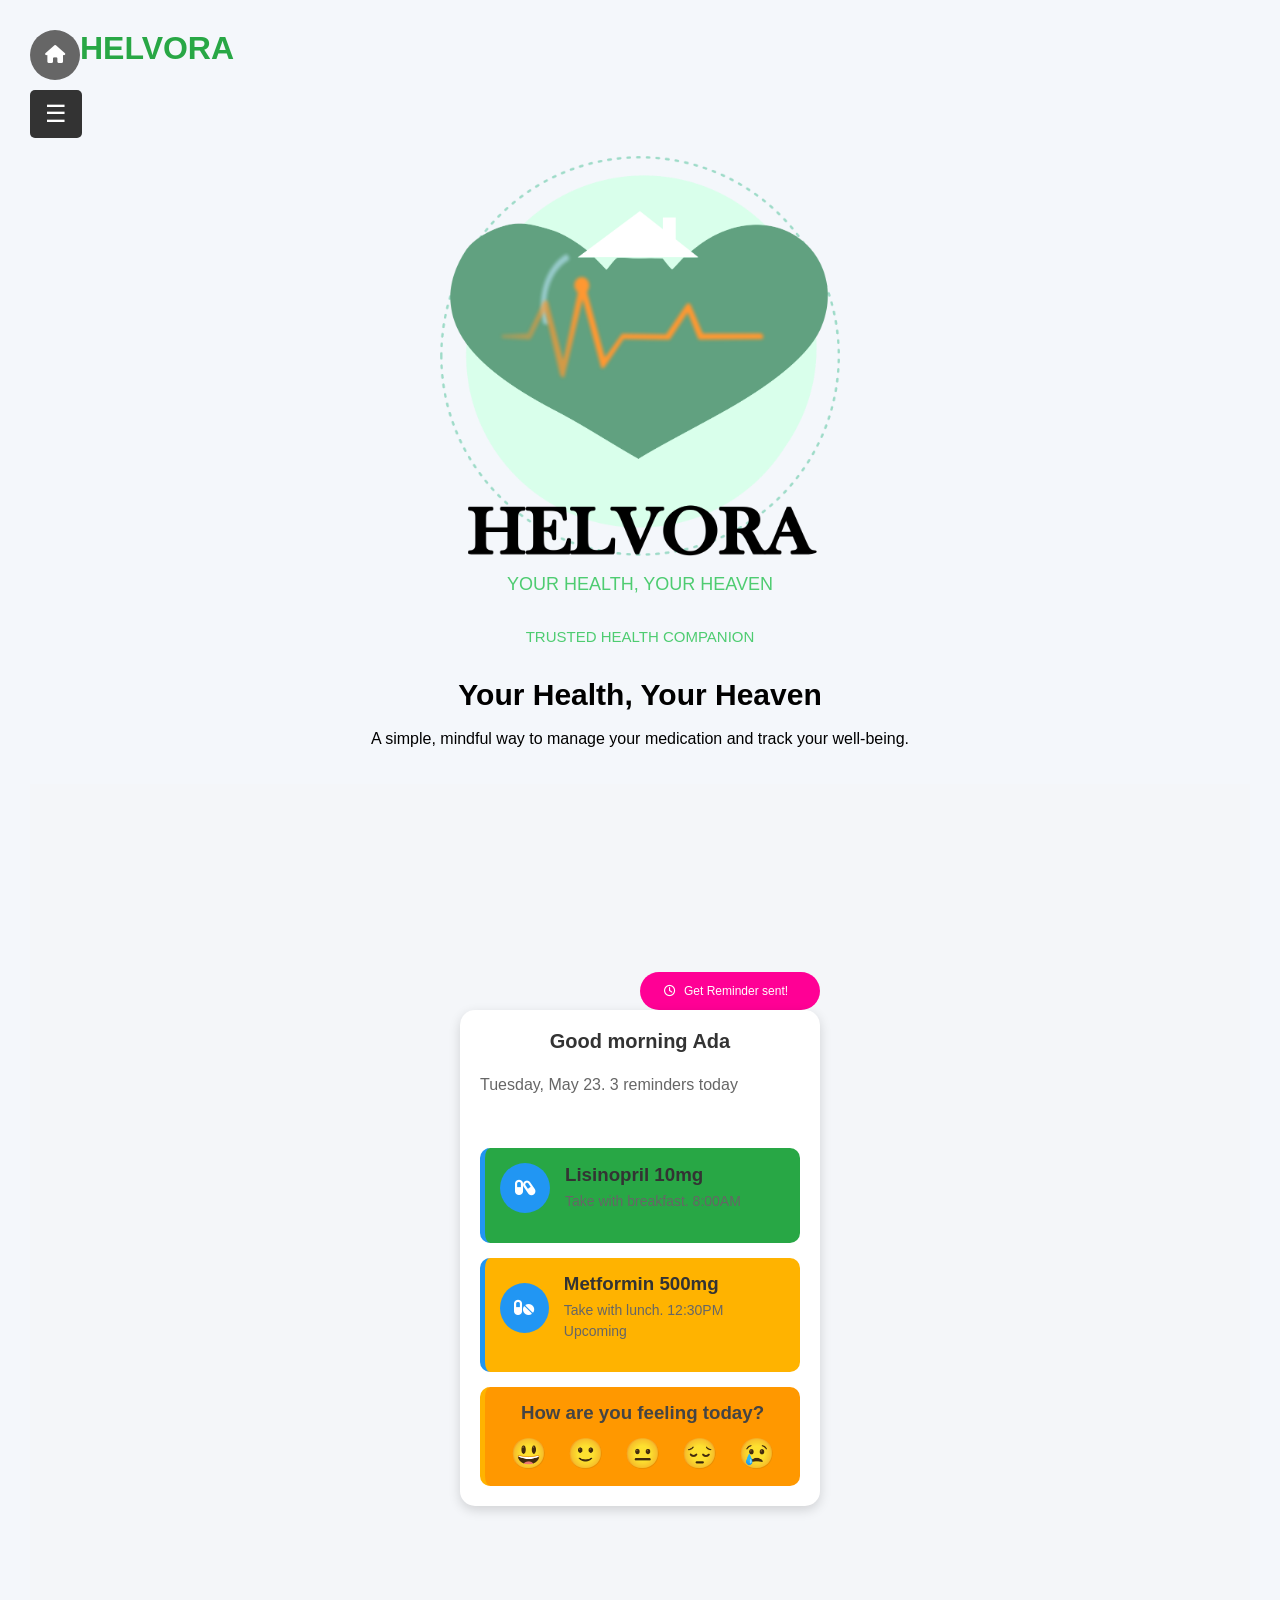
<file: index.html>
<!DOCTYPE html>
<html lang="en">
<head>
<meta charset="UTF-8">
<meta name="viewport" content="width=device-width, initial-scale=1.0">
<title>HELVORA HEALTH</title>
<link rel="stylesheet" href="style.css">

<link rel="stylesheet" href="https://cdnjs.cloudflare.com/ajax/libs/font-awesome/6.5.1/css/all.min.css">

</head>
<body>
 
<!-----
    <div>
        <nav>
            <a class="active" href="index.html">Home</a>
            <a class="active" href="patient.html">Patient</a>
            <a class="active" href="doctor.html">Doctor Dashboard</a>
            <a class="active" href="ingestible.html">Ingestible Tracker</a>
        </nav>
    </div>

-->
<!------
<nav class="navbar">
<div class="nav-container">
<a href="#" class="nav-logo">HELVORA</a>
<ul class="nav-menu">
<li class="nav-item"><a href="index.html" class="nav-link">Home</a></li>
<li class="nav-item"><a href="patient.html" class="nav-link">Patient</a></li>
<li class="nav-item"><a href="doctor.html" class="nav-link">Doctor Dashboard</a></li>
<li class="nav-item"><a href="ingestible.html" class="nav-link">Ingestible Tracker</a></li>
</ul>
</div>
</nav>
--->
<div class="icon-container">
<div class="icon1">
<i class="fas fa-home"></i>
</div>
<h1>HELVORA</h1>

<!-----
<div class="started-btn">

        <button class="start-btn">
        Get Started For Free
        </button>
</div>
--->

</div>


<div class="menu-container">
<button class="menu-icon" onclick="toggleMenu()">
    ☰
</button>

<div id="dropdownMenu" class="dropdown-menu">
<a href="index.html">Home</a>
<a href="login.html">Patient Dashboard</a>
<a href="login.html">Doctor Dashboard</a>
<a href="ingestible.html">Ingestible Tracker</a>
</div>
</div>





<br>
<br>
<img src="helvora.png" alt="helvora logo" class="profile-img">
<br>


<div class="text-container">
<div class="p1">
    <p>YOUR HEALTH, YOUR HEAVEN</p>
</div>
<br>
<div class="p2">
    <p>TRUSTED HEALTH COMPANION</p>
</div>


<br>
<div>
    <p class="p3"><strong>Your Health, Your Heaven</strong></p>
</div>
<br>

<p>A simple, mindful way to manage your medication and track your well-being.</p>
</div>









<script src="script.js"></script>

</body>


<br>
<br>

<body2>
<!---- Medication Drug --->

<div class="card-flex">
    <div class="get-btn">
        <button class="reminder-btn">
        <i class="fa-regular fa-clock"></i>
        Get Reminder sent!
        </button>
    </div>

<div class="card">
<h2>Good morning Ada</h2>
<p>Tuesday, May 23. 3 reminders today</p>
<br>
<br>

<!-- Drug 1 -->
<div class="section">
<div class="icon">
<i class="fas fa-capsules"></i>
</div>
<div class="details">
<h3>Lisinopril 10mg</h3>
<p>Take with  breakfast. 8:00AM</p>

</div>
</div>

<!-- Drug 2 -->
<div class="section2">
<div class="icon">
<i class="fas fa-pills"></i>
</div>
<div class="details">
<h3>Metformin 500mg</h3>
<p>Take with lunch. 12:30PM Upcoming</p>
</div>
</div>

<!-- Feeling Section -->
<div class="feeling-section">
<h3>How are you feeling today?</h3>
<div class="emojis">
<span class="emoji">😃</span>
<span class="emoji">🙂</span>
<span class="emoji">😐</span>
<span class="emoji">😔</span>
<span class="emoji">😢</span>
</div>
</div>

</div>
</div>

<script src="script.js"></script>
</body2>


</html>
</file>
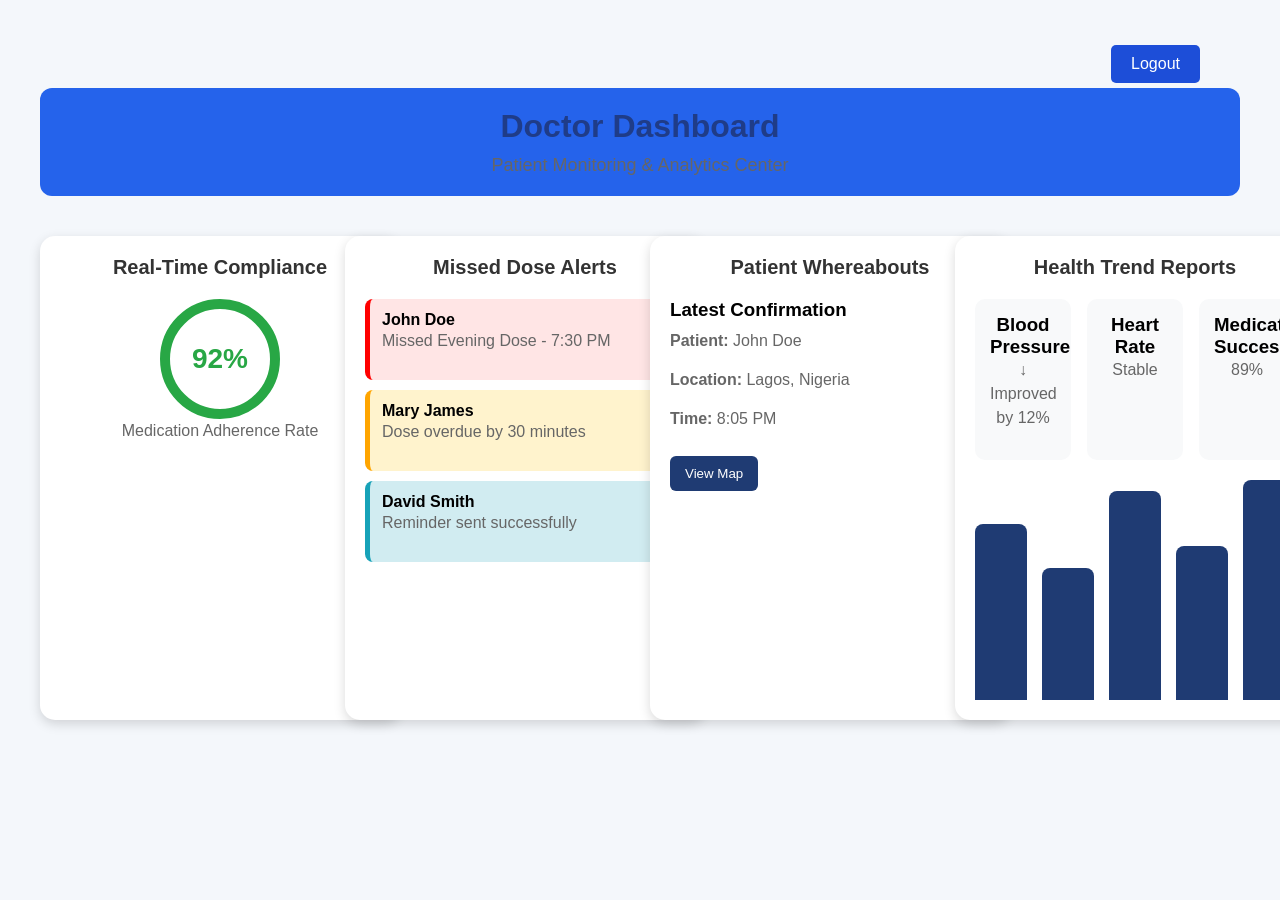
<file: doctor.html>
<!DOCTYPE html>
<html lang="en">
<head>
<meta charset="UTF-8">
<meta name="viewport" content="width=device-width, initial-scale=1.0">
<title>HELVORA HEALTH</title>
<link rel="stylesheet" href="style.css">
</head>
<body>

<div class="btn-container">
<button class="logout-btn" onclick="logout()">
    Logout
</button>
</div>
<!----
<div>
        <nav>
            <a class="active" href="index.html">Home</a>
            <a class="active" href="patient.html">Patient</a>
            <a class="active" href="doctor.html">Doctor Dashboard</a>
            <a class="active" href="ingestible.html">Ingestible Tracker</a>
        </nav>
</div>

--->
<!-----
<nav class="navbar">
<div class="nav-container">
<a href="#" class="nav-logo">Helvora</a>
<ul class="nav-menu">
<li class="nav-item"><a href="index.html" class="nav-link">Home</a></li>
<li class="nav-item"><a href="patient.html" class="nav-link">Patient</a></li>
<li class="nav-item"><a href="doctor.html" class="nav-link">Doctor Dashboard</a></li>
<li class="nav-item"><a href="ingestible.html" class="nav-link">Ingestible Tracker</a></li>
</ul>
</div>
</nav>
---->
<!---
<div class="menu-container">
<button class="menu-icon" onclick="toggleMenu()">
            ☰
</button>

<div id="dropdownMenu" class="dropdown-menu">
<a href="index.html">Home</a>
<a href="patient.html">Patient Dashboard</a>
<a href="doctor.html">Doctor Dashboard</a>
<a href="ingestible.html">Ingestible Tracker</a>
</div>
</div>
---->

<div class="dashboard">

<header>
<h1>Doctor Dashboard</h1>
<p>Patient Monitoring & Analytics Center</p>
</header>

<div class="cards">

<!-- Compliance Monitoring -->
<div class="card">
<h2>Real-Time Compliance</h2>
<div class="compliance">
<div class="circle">
<span>92%</span>
</div>
<p>Medication Adherence Rate</p>
</div>
</div>

<!-- Missed Dose Alerts -->
<div class="card">
<h2>Missed Dose Alerts</h2>

<div class="alert critical">
<strong>John Doe</strong>
<p>Missed Evening Dose - 7:30 PM</p>
</div>

<div class="alert warning">
<strong>Mary James</strong>
<p>Dose overdue by 30 minutes</p>
</div>

<div class="alert info">
<strong>David Smith</strong>
<p>Reminder sent successfully</p>
</div>
</div>

<!-- Location Tracking -->
<div class="card">
<h2>Patient Whereabouts</h2>

<div class="location-box">
<h3>Latest Confirmation</h3>
<p><strong>Patient:</strong> John Doe</p>
<p><strong>Location:</strong> Lagos, Nigeria</p>
<p><strong>Time:</strong> 8:05 PM</p>
<button>View Map</button>
</div>
</div>

<!-- Health Trend Reports -->
<div class="card large">
<h2>Health Trend Reports</h2>

<div class="report">
<div class="metric">
<h3>Blood Pressure</h3>
<p>↓ Improved by 12%</p>
</div>

<div class="metric">
<h3>Heart Rate</h3>
<p>Stable</p>
</div>

<div class="metric">
<h3>Medication Success</h3>
<p>89%</p>
</div>
</div>

<div class="chart">
<div class="bar" style="height:80%;"></div>
<div class="bar" style="height:60%;"></div>
<div class="bar" style="height:95%;"></div>
<div class="bar" style="height:70%;"></div>
<div class="bar" style="height:100%;"></div>
</div>
</div>

</div>

</div>

<script src="script.js"></script>

</body>
</html>
</file>
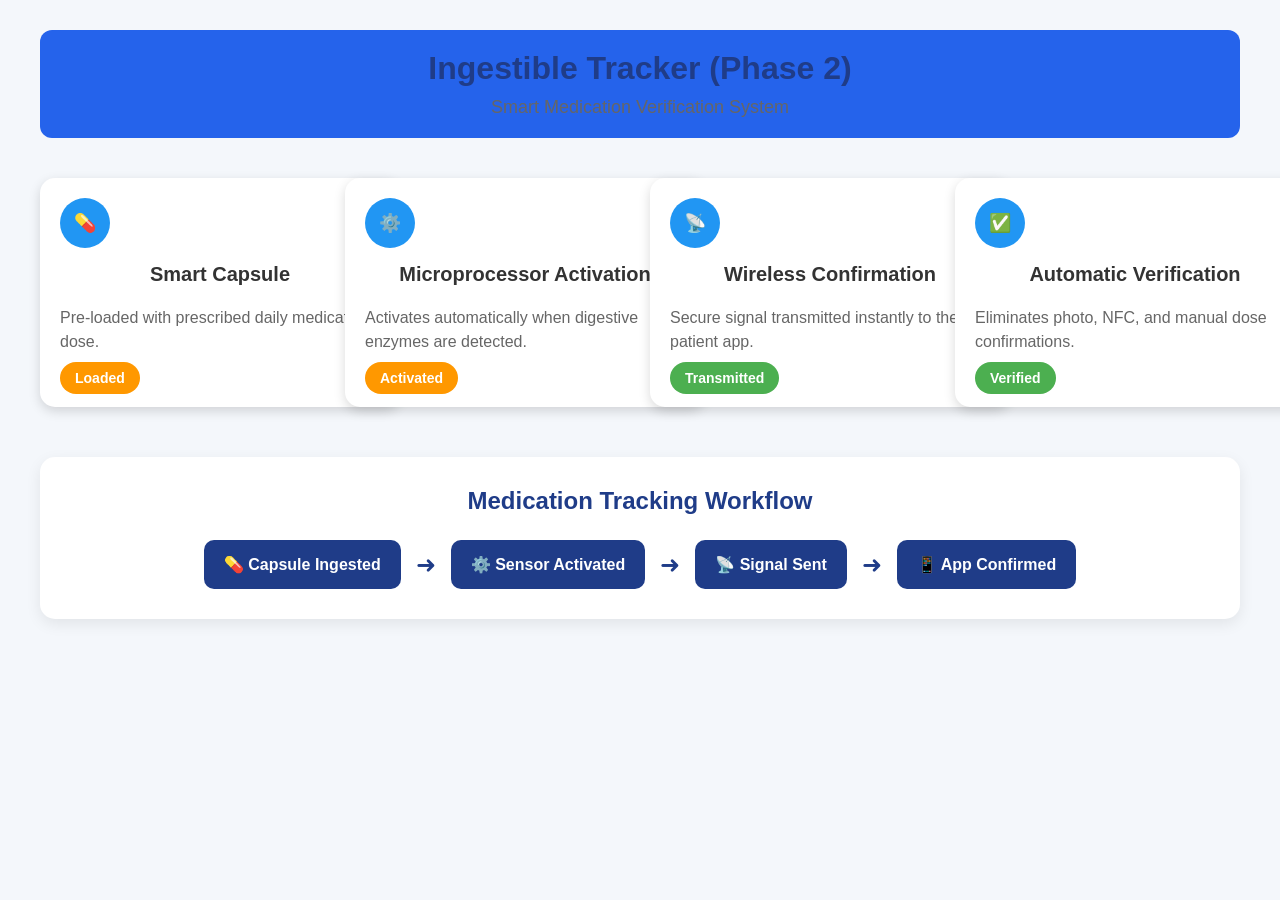
<file: ingestible.html>
<!DOCTYPE html>
<html lang="en">
<head>
<meta charset="UTF-8">
<meta name="viewport" content="width=device-width, initial-scale=1.0">
<title>HELVORA HEALTH</title>
<link rel="stylesheet" href="style.css">
</head>
<body>

    <!-----
<div>
        <nav>
            <a class="active" href="index.html">Home</a>
            <a class="active" href="patient.html">Patient</a>
            <a class="active" href="doctor.html">Doctor Dashboard</a>
            <a class="active" href="ingestible.html">Ingestible Tracker</a>
        </nav>
</div>
---->
<!------
<nav class="navbar">
<div class="nav-container">
<a href="#" class="nav-logo">Helvora</a>
<ul class="nav-menu">
<li class="nav-item"><a href="index.html" class="nav-link">Home</a></li>
<li class="nav-item"><a href="patient.html" class="nav-link">Patient</a></li>
<li class="nav-item"><a href="doctor.html" class="nav-link">Doctor Dashboard</a></li>
<li class="nav-item"><a href="ingestible.html" class="nav-link">Ingestible Tracker</a></li>
</ul>
</div>
</nav>

---->
<!------
<div class="menu-container">
<button class="menu-icon" onclick="toggleMenu()">
            ☰
</button>

<div id="dropdownMenu" class="dropdown-menu">
<a href="index.html">Home</a>
<a href="patient.html">Patient Dashboard</a>
<a href="doctor.html">Doctor Dashboard</a>
<a href="ingestible.html">Ingestible Tracker</a>
</div>
</div>
---->
<div class="dashboard">

<header>
<h1>Ingestible Tracker (Phase 2)</h1>
<p>Smart Medication Verification System</p>
</header>

<div class="cards">

<div class="card">
<div class="icon">💊</div>
<h2>Smart Capsule</h2>
<p>Pre-loaded with prescribed daily medication dose.</p>
<span class="status active">Loaded</span>
</div>

<div class="card">
<div class="icon">⚙️</div>
<h2>Microprocessor Activation</h2>
<p>Activates automatically when digestive enzymes are detected.</p>
<span class="status active">Activated</span>
</div>

<div class="card">
<div class="icon">📡</div>
<h2>Wireless Confirmation</h2>
<p>Secure signal transmitted instantly to the patient app.</p>
<span class="status success">Transmitted</span>
</div>

<div class="card">
<div class="icon">✅</div>
<h2>Automatic Verification</h2>
<p>Eliminates photo, NFC, and manual dose confirmations.</p>
<span class="status success">Verified</span>
</div>

</div>

<section class="process-flow">
<h2>Medication Tracking Workflow</h2>

<div class="flow">
<div class="step">💊 Capsule Ingested</div>
<div class="arrow">➜</div>
<div class="step">⚙️ Sensor Activated</div>
<div class="arrow">➜</div>
<div class="step">📡 Signal Sent</div>
<div class="arrow">➜</div>
<div class="step">📱 App Confirmed</div>
</div>
</section>

</div>

<script src="script.js"></script>

</body>
</html>
</file>
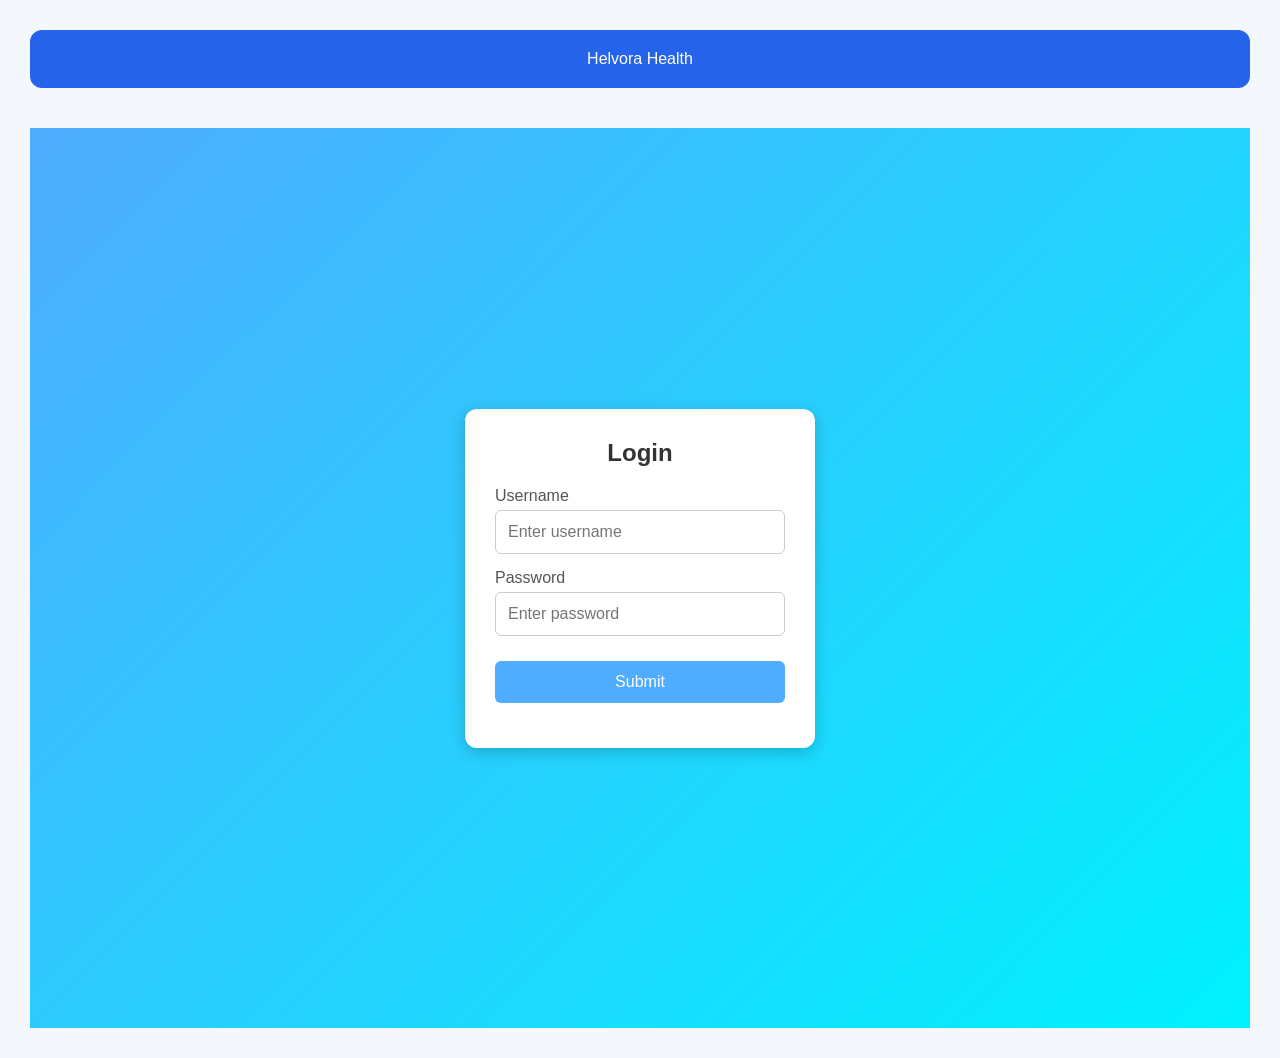
<file: login.html>
<!DOCTYPE html>

<html lang="en">
<head>
<meta charset="UTF-8">
<meta name="viewport" content="width=device-width, initial-scale=1.0">
<title>HELVORA HEALTH</title>
<link rel="stylesheet" href="style.css">

</head>
<header>Helvora Health</header>

<body1>

<div class="login-container">
<h2>Login</h2>

<form id="loginForm">

<div class="input-group">
<label>Username</label>
<input type="text" id="username" placeholder="Enter username" required>
</div>

<div class="input-group">
<label>Password</label>
<input type="password" id="password" placeholder="Enter password" required>
</div>

<button type="submit" class="btn-login">Submit</button>
</form>

<p id="message"></p>
</div>

<script src="script.js"></script>
</body1>
</html>
</file>
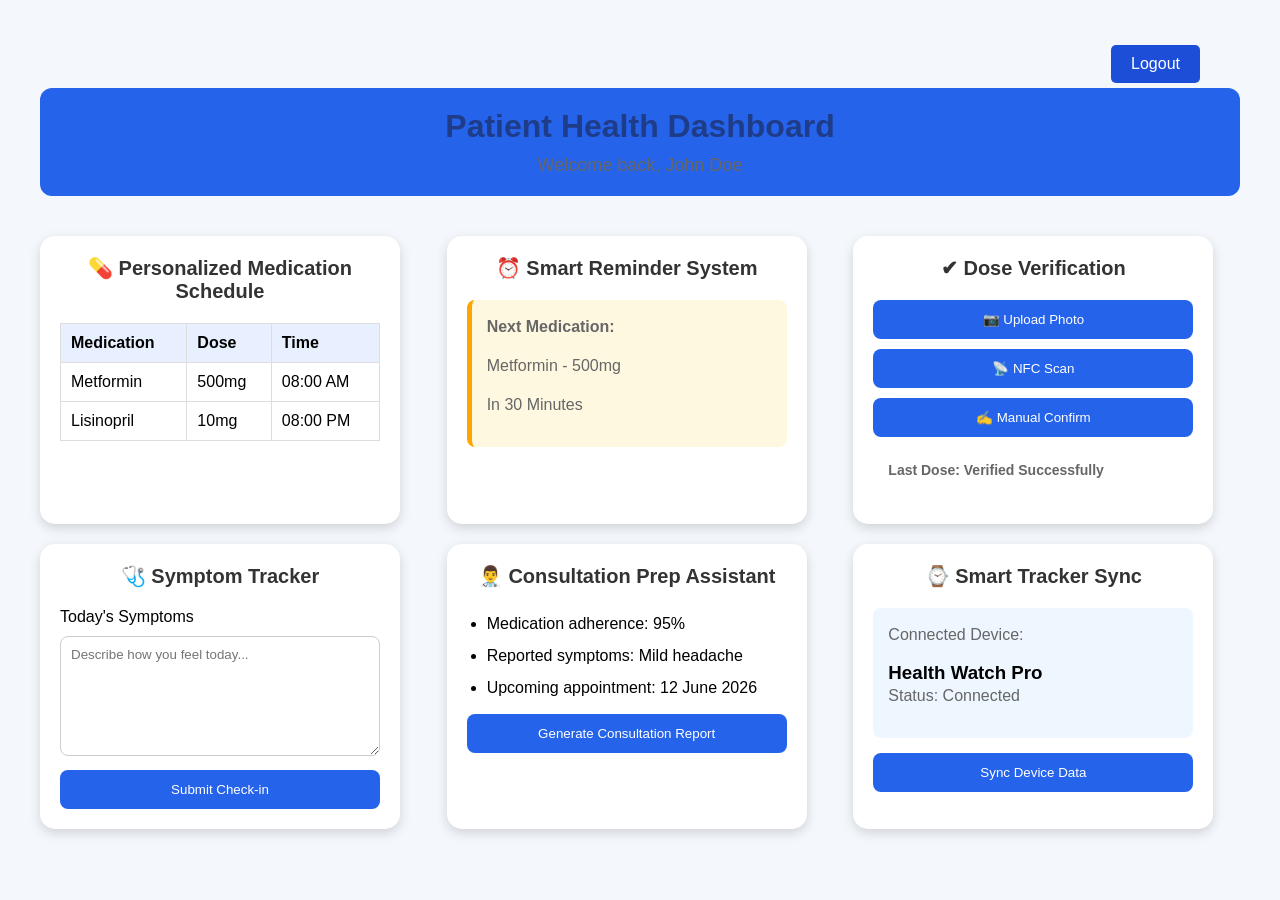
<file: patient.html>
<!DOCTYPE html>
<html lang="en">
<head>
<meta charset="UTF-8">
<meta name="viewport" content="width=device-width, initial-scale=1.0">
<title>HELVORA HEALTH</title>
<link rel="stylesheet" href="style.css">
</head>
<body>
<div class="btn-container">
<button class="logout-btn" onclick="logout()">
    Logout
</button>
</div>
<!-----
<div>
        <nav>
            <a class="active" href="index.html">Home</a>
            <a class="active" href="patient.html">Patient</a>
            <a class="active" href="doctor.html">Doctor Dashboard</a>
            <a class="active" href="ingestible.html">Ingestible Tracker</a>
        </nav>
</div>

--->
<!----
<nav class="navbar">
<div class="nav-container">
<a href="#" class="nav-logo">Helvora</a>
<ul class="nav-menu">
<li class="nav-item"><a href="index.html" class="nav-link">Home</a></li>
<li class="nav-item"><a href="patient.html" class="nav-link">Patient</a></li>
<li class="nav-item"><a href="doctor.html" class="nav-link">Doctor Dashboard</a></li>
<li class="nav-item"><a href="ingestible.html" class="nav-link">Ingestible Tracker</a></li>
</ul>
</div>
</nav>
------>
<!-------
<div class="menu-container">
<button class="menu-icon" onclick="toggleMenu()">
            ☰
</button>

<div id="dropdownMenu" class="dropdown-menu">
<a href="index.html">Home</a>
<a href="patient.html">Patient Dashboard</a>
<a href="doctor.html">Doctor Dashboard</a>
<a href="ingestible.html">Ingestible Tracker</a>
</div>
</div>
----->


<div class="dashboard">

<header>
<h1>Patient Health Dashboard</h1>
<p>Welcome back, John Doe</p>
</header>

<div class="grid-container">

<!-- Medication Schedule -->
<section class="card">
<h2>💊 Personalized Medication Schedule</h2>
<table>
<tr>
<th>Medication</th>
<th>Dose</th>
<th>Time</th>
</tr>
<tr>
<td>Metformin</td>
<td>500mg</td>
<td>08:00 AM</td>
</tr>
<tr>
<td>Lisinopril</td>
<td>10mg</td>
<td>08:00 PM</td>
</tr>
</table>
</section>

<!-- Smart Reminder -->
<section class="card">
<h2>⏰ Smart Reminder System</h2>
<div class="reminder">
<p><strong>Next Medication:</strong></p>
<p>Metformin - 500mg</p>
<p>In 30 Minutes</p>
</div>
</section>

<!-- Dose Verification -->
<section class="card">
<h2>✔ Dose Verification</h2>

<button class="btn">📷 Upload Photo</button>
<button class="btn">📡 NFC Scan</button>
<button class="btn">✍ Manual Confirm</button>

<p class="status">Last Dose: Verified Successfully</p>
</section>

<!-- Symptom Tracker -->
<section class="card">
<h2>🩺 Symptom Tracker</h2>

<form>
<label>Today's Symptoms</label>

<textarea placeholder="Describe how you feel today..."></textarea>

<button type="submit" class="btn">
                    Submit Check-in
</button>
</form>
</section>

<!-- Consultation Assistant -->
<section class="card">
<h2>👨‍⚕️ Consultation Prep Assistant</h2>

<ul>
<li>Medication adherence: 95%</li>
<li>Reported symptoms: Mild headache</li>
<li>Upcoming appointment: 12 June 2026</li>
</ul>

<button class="btn">
                Generate Consultation Report
</button>
</section>

<!-- Hardware Integration -->
<section class="card">
<h2>⌚ Smart Tracker Sync</h2>

<div class="device-box">
<p>Connected Device:</p>
<h3>Health Watch Pro</h3>
<p>Status: Connected</p>
</div>

<button class="btn">
                Sync Device Data
</button>
</section>

</div>

</div>

<script src="script.js"></script>

</body>
</html>
</file>
<file: style.css>
.icon-container{
    display: flex;
}

.icon-container h1{
    color: #28a745;
    
}




.start-btn {
        background: rgb(255, 0, 149);
        color:white;
        border:none;
        padding:8px 12px;
        border-radius:30px;
        font-size:12px;
        font-weight:600px;
        cursor:pointer;
        
        
}

.icon1{
    background-color: #666;
    width:50px;
    height:50px;
    
    color:white;
    border-radius:50%;
    display:flex;
    justify-content:center;
    align-items:center;
    font-size:18px;
}

/*Patient dashboard*/

*{
    margin:0;
    padding:0;
    box-sizing:border-box;
    font-family:Arial, sans-serif;
}

body{
    background:#f4f7fb;
    padding:20px;
}

.dashboard{
    max-width:1400px;
    margin:auto;
}

header{
    background:#2563eb;
    color:white;
    padding:20px;
    border-radius:12px;
    margin-bottom:20px;
}

header h1{
    margin-bottom:8px;
}

.grid-container{
    display:grid;
    grid-template-columns:repeat(auto-fit, minmax(350px, 1fr));
    gap:20px;
}

.card{
    background:white;
    border-radius:12px;
    padding:20px;
    box-shadow:0 4px 12px rgba(0,0,0,0.08);
}

.card h2{
    margin-bottom:15px;
    color:#1e3a8a;
}

table{
    width:100%;
    border-collapse:collapse;
}

table th,
table td{
    border:1px solid #ddd;
    padding:10px;
    text-align:left;
}

table th{
    background:#e8f0ff;
}

.reminder{
    background:#fff8e1;
    padding:15px;
    border-left:5px solid orange;
    border-radius:8px;
}

.btn{
    display:block;
    width:100%;
    margin-top:10px;
    padding:12px;
    border:none;
    border-radius:8px;
    background:#2563eb;
    color:white;
    cursor:pointer;
    transition:0.3s;
}

.btn:hover{
    background:#1d4ed8;
}

textarea{
    width:100%;
    min-height:120px;
    padding:10px;
    margin-top:10px;
    border:1px solid #ccc;
    border-radius:8px;
}

.status{
    margin-top:15px;
    color:green;
    font-weight:bold;
}

.device-box{
    background:#eef7ff;
    padding:15px;
    border-radius:8px;
    margin-bottom:15px;
}

ul{
    margin-left:20px;
    line-height:2;
}

@media(max-width:768px){
    .grid-container{
        grid-template-columns:1fr;
    }
}


/*Doctor dashboard*?
*{
    margin:0;
    padding:0;
    box-sizing:border-box;
    font-family:Arial, sans-serif;
}

body{
    background:#f4f7fc;
}

.dashboard{
    padding:20px;
}

header{
    margin-bottom:25px;
}

header h1{
    color:#1f3b73;
}

header p{
    color:#666;
}

.cards{
    display:grid;
    grid-template-columns:repeat(auto-fit,minmax(300px,1fr));
    gap:20px;
}

.card{
    background:#fff;
    padding:20px;
    border-radius:15px;
    box-shadow:0 4px 12px rgba(0,0,0,0.08);
}

.large{
    grid-column:span 2;
}

.card h2{
    margin-bottom:15px;
    color:#1f3b73;
}

/* Compliance */

.compliance{
    text-align:center;
}

.circle{
    width:120px;
    height:120px;
    border-radius:50%;
    margin:auto;
    border:10px solid #28a745;
    display:flex;
    justify-content:center;
    align-items:center;
}

.circle span{
    font-size:28px;
    font-weight:bold;
    color:#28a745;
}

/* Alerts */

.alert{
    padding:12px;
    margin-bottom:10px;
    border-radius:8px;
}

.critical{
    background:#ffe5e5;
    border-left:5px solid red;
}

.warning{
    background:#fff3cd;
    border-left:5px solid orange;
}

.info{
    background:#d1ecf1;
    border-left:5px solid #17a2b8;
}

/* Location */

.location-box p{
    margin:8px 0;
}

button{
    margin-top:10px;
    padding:10px 15px;
    border:none;
    background:#1f3b73;
    color:white;
    border-radius:6px;
    cursor:pointer;
}

button:hover{
    background:#162c58;
}

/* Reports */

.report{
    display:flex;
    justify-content:space-between;
    flex-wrap:wrap;
    margin-bottom:20px;
}

.metric{
    background:#f8f9fa;
    padding:15px;
    border-radius:10px;
    width:30%;
    text-align:center;
}

.chart{
    height:220px;
    display:flex;
    align-items:flex-end;
    gap:15px;
}

.bar{
    flex:1;
    background:#1f3b73;
    border-radius:8px 8px 0 0;
}

@media(max-width:768px){

    .large{
        grid-column:span 1;
    }

    .metric{
        width:100%;
        margin-bottom:10px;
    }
}


/* Ingestible Tracker*/

*{
    margin:0;
    padding:0;
    box-sizing:border-box;
    font-family:Arial, sans-serif;
}

body{
    background:#f4f7fb;
    padding:30px;
}

.dashboard{
    max-width:1200px;
    margin:auto;
}

header{
    text-align:center;
    margin-bottom:40px;
}

header h1{
    color:#1f3c88;
    margin-bottom:10px;
}

header p{
    color:#666;
    font-size:18px;
}

.cards{
    display:grid;
    grid-template-columns:repeat(auto-fit,minmax(250px,1fr));
    gap:20px;
}

.card{
    background:#fff;
    border-radius:15px;
    padding:25px;
    box-shadow:0 5px 15px rgba(0,0,0,0.08);
    transition:0.3s;
}

.card:hover{
    transform:translateY(-5px);
}

.icon{
    font-size:45px;
    margin-bottom:15px;
}

.card h2{
    color:#222;
    margin-bottom:10px;
    font-size:20px;
}

.card p{
    color:#666;
    line-height:1.5;
    margin-bottom:15px;
}

.status{
    padding:8px 15px;
    border-radius:20px;
    color:#fff;
    font-size:14px;
}

.active{
    background:#ff9800;
}

.success{
    background:#4caf50;
}

.process-flow{
    margin-top:50px;
    background:#fff;
    padding:30px;
    border-radius:15px;
    box-shadow:0 5px 15px rgba(0,0,0,0.08);
}

.process-flow h2{
    text-align:center;
    color:#1f3c88;
    margin-bottom:25px;
}

.flow{
    display:flex;
    justify-content:center;
    align-items:center;
    flex-wrap:wrap;
    gap:15px;
}

.step{
    background:#1f3c88;
    color:#fff;
    padding:15px 20px;
    border-radius:10px;
    font-weight:bold;
}

.arrow{
    font-size:24px;
    color:#1f3c88;
}

@media(max-width:768px){

    .flow{
        flex-direction:column;
    }

    .arrow{
        transform:rotate(90deg);
    }
}



* Navbar Styling */
.navbar {
    background-color: black;
    padding: 1rem 2rem;
    position: sticky;
    top: 0;
    z-index: 100;
}

.nav-container {
    display: flex;
    justify-content: space-between;
    align-items: center;
    max-width: 1200px;
    margin: 0 auto;
}

.nav-logo {
    color: wheat;
    font-size: 1.5rem;
    font-weight: bold;
    text-decoration: none;
    letter-spacing: 1px;
}

.nav-menu {
    display: flex;
    list-style: none;
    gap: 2rem;
}

.nav-link {
    color: #e0e0e0;
    text-decoration: none;
    font-size: 1rem;
    transition: color 0.3s ease;
}

/* Hover effect */
.nav-link:hover {
    color: #4ecc71;
}

/* Responsive Media Query for Mobile (Screens under 768px) */
@media screen and (max-width: 768px) {
    .nav-container {
        flex-direction: column;
        gap: 1rem;
    }

    .nav-menu {
        flex-direction: column;
        align-items: center;
        gap: 1rem;
        width: 100%;
    }

    .nav-item {
        width: 100%;
        text-align: center;
    }

    .nav-link {
        display: block;
        padding: 0.5rem 0;
    }
}

.profile-img {
    width: 400px;
    height: 400px;
    border-radius: 10%;
    display: block;
    margin-left: auto;
    margin-right: auto;
    
    /*object-fit: cover;*/
    /*border: 4px solid #ffffff;*/
    /*position: absolute;*/
    /*bottom: -50px; Pulls half the image down into the content area */
    /*box-shadow: 0 4px 10px rgba(0, 0, 0, 0.15);*/
}

.p1 {font-size: 18px;
    color: #4ecc71;
}

.p2 {font-size: 15px;
    color: #4ecc71;
    margin: 15px;

}

.p3 {font-size: 30px;
    color: black;

}

.text-container {
    text-align: center;
}



/* Menu icon css */
body {
    font-family: Arial, sans-serif;
}

.menu-container {
    position: relative;
    display: inline-block;
}

.menu-icon {
    font-size: 24px;
    padding: 10px 15px;
    border: none;
    background: #333;
    color: white;
    cursor: pointer;
    border-radius: 5px;
}

.dropdown-menu {
    display: none;
    position: absolute;
    top: 50px;
    left: 0;
    min-width: 180px;
    background: white;
    box-shadow: 0 4px 8px rgba(0,0,0,0.2);
    border-radius: 5px;
    overflow: hidden;
}

.dropdown-menu a {
    display: block;
    padding: 12px;
    text-decoration: none;
    color: #333;
}

.dropdown-menu a:hover {
    background: #f1f1f1;
}

.show {
    display: block;
}


/* ********LOGIN PAGE***** */
    *{
        margin:0;
        padding:0;
        box-sizing:border-box;
        font-family:Arial, sans-serif;
    } 

    body1{
        height:100vh;
        display:flex;
        justify-content:center;
        align-items:center;
        background:linear-gradient(135deg, #4facfe, #00f2fe);
    }

    .login-container{
        background:#fff;
        padding:30px;
        width:350px;
        border-radius:12px;
        box-shadow:0 4px 15px rgba(0,0,0,0.2);
    }

    .login-container h2{
        text-align:center;
        margin-bottom:20px;
        color:#333;
    }

    .input-group{
        margin-bottom:15px;
    }

    .input-group label{
        display:block;
        margin-bottom:5px;
        color:#555;
    }

    .input-group input{
        width:100%;
        padding:12px;
        border:1px solid #ccc;
        border-radius:6px;
        font-size:16px;
    }

    .btn-login{
        width:100%;
        padding:12px;
        border:none;
        border-radius:6px;
        background:#4facfe;
        color:white;
        font-size:16px;
        cursor:pointer;
        transition:0.3s;
    }

    .btn-login:hover{
        background:#2f8df5;
    }

    #message{
        margin-top:15px;
        text-align:center;
        font-size:14px;
    }


/* *****Logout btn***** */
.logout-btn {
    padding: 10px 20px;
    border: none;
    border-radius: 5px;
    cursor: pointer;
    background: #1d4ed8;
    color: white;
    font-size: 16px;

}

.btn-container {
    display: flex;
    justify-content: flex-end;
    margin: 5px 50px;
}



/* ---*********** Medication Track Card **************88---*/
*{
    margin:0;
    padding:0;
    box-sizing:border-box;
    font-family:Arial, sans-serif;
}

body2{
    background:#f4f6f9;
    display:flex;
    justify-content:center;
    align-items:center;
    min-height:100vh;
    padding:20px;
}

.card{
    width:360px;
    background:#fff;
    border-radius:15px;
    padding:20px;
    box-shadow:0 4px 12px rgba(0,0,0,0.15);
}

.card h2{
    text-align:center;
    color:#333;
    margin-bottom:20px;
}

/* Sections */
.section{
    display:flex;
    align-items:center;
    gap:15px;
    background-color: #28a745;
    border-left:5px solid #2196f3;
    padding:15px;
    border-radius:10px;
    margin-bottom:15px;
}

.section2{
    display:flex;
    align-items:center;
    gap:15px;
    background-color: #ffb300;
    border-left:5px solid #2196f3;
    padding:15px;
    border-radius:10px;
    margin-bottom:15px;
}

.icon{
    width:50px;
    height:50px;
    background:#2196f3;
    color:white;
    border-radius:50%;
    display:flex;
    justify-content:center;
    align-items:center;
    font-size:18px;
}


.details h3{
    color:#333;
    margin-bottom:5px;
}

.details p{
    color:#666;
    font-size:14px;
    
}

/* Feeling Section */
.feeling-section{
    text-align:center;
    background-color: #ff9800;
    border-left:5px solid #ffb300;
    padding:15px;
    border-radius:10px;
}

.feeling-section h3{
    color:#444;
    margin-bottom:12px;
}

.emojis{
    display:flex;
    justify-content:space-around;
    font-size:30px;
}

.emoji{
    cursor:pointer;
    transition:transform 0.3s;
}

.emoji:hover{
    transform:scale(1.2);
}

/* Get reminder Button */
.reminder-btn{
        background: rgb(255, 0, 149);
        color:white;
        border:none;
        padding:12px 24px;
        border-radius:30px;
        font-size:12px;
        font-weight:600px;
        cursor:pointer;
        display:inline-flex;
        align-items:center;
        gap:8px;
        transition:0.3s;
        width: 50%;
        
    }

    

        .reminder-btn:hover{
        background: #4facfe;
        transform:translateY(-2px);
    }


    .card-flex {
        display: flex;
        flex-direction: column;
        
    }

    .get-btn{
        display: flex;
        justify-content: flex-end;
    }
</file>
